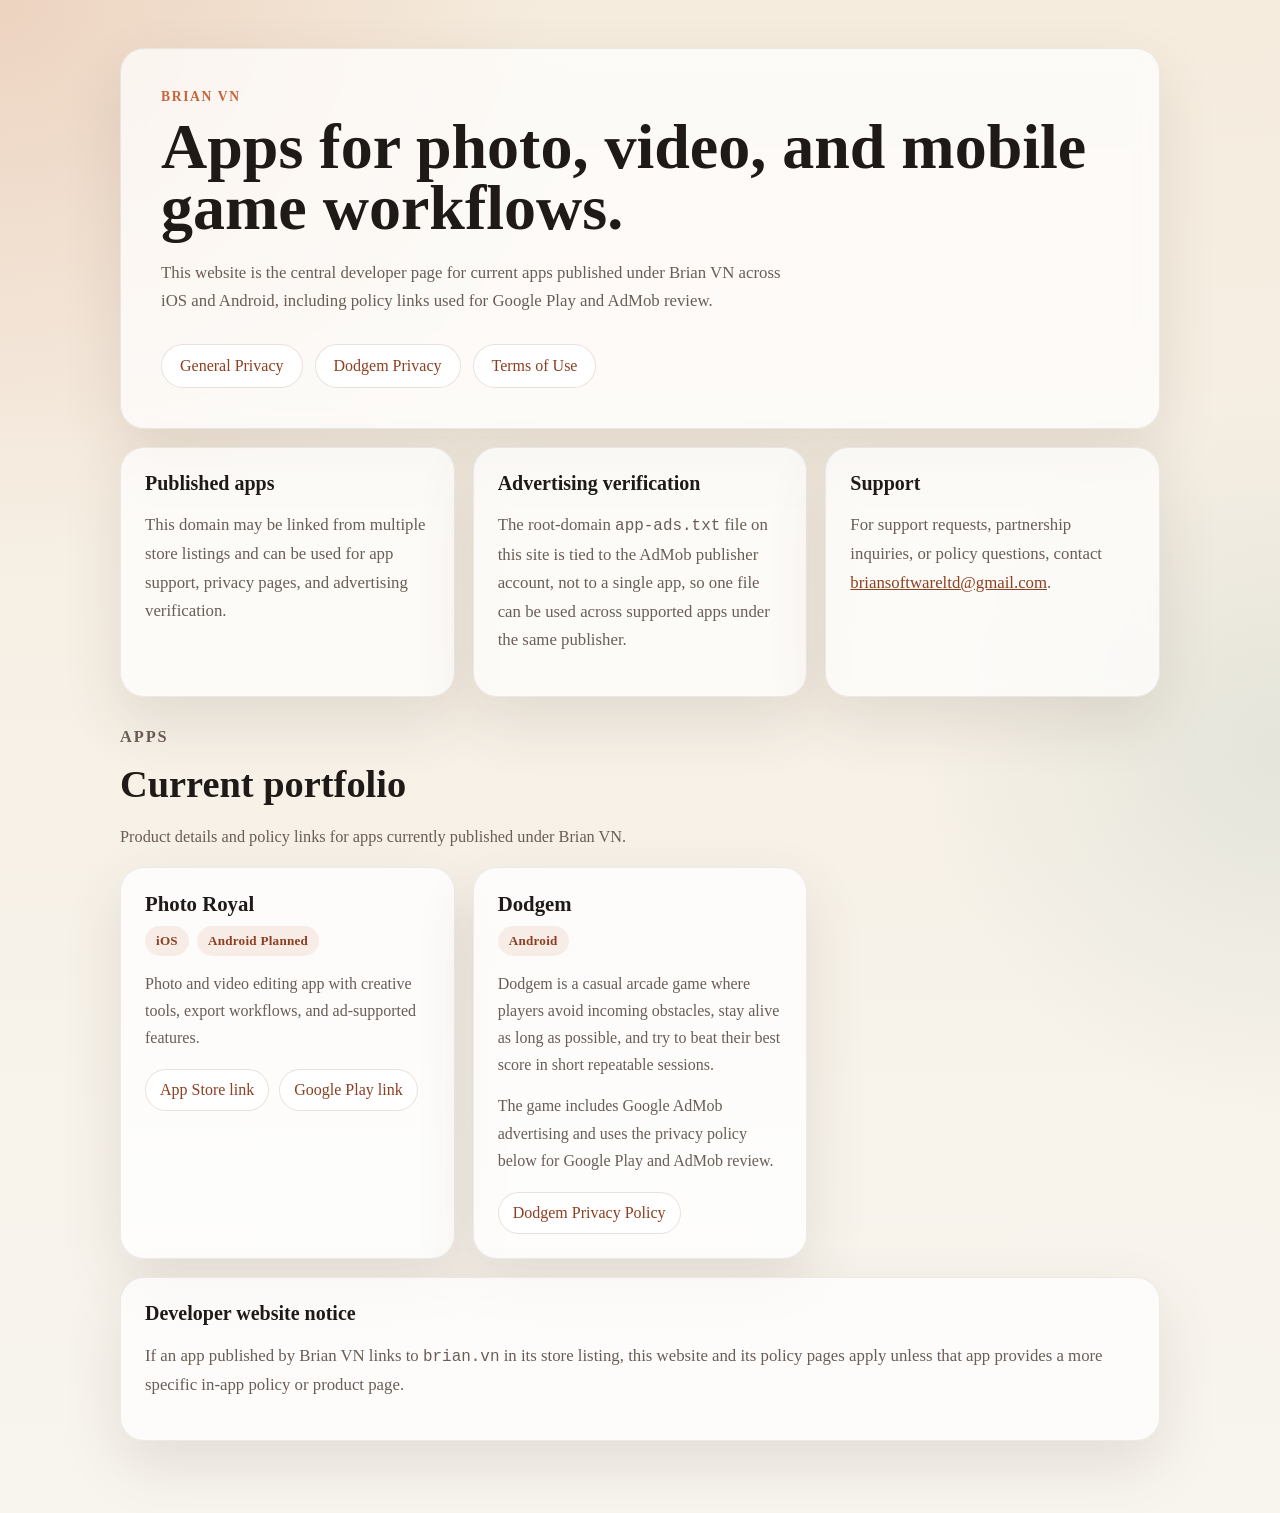
<file: index.html>
<!DOCTYPE html>
<html lang="en">
  <head>
    <meta charset="UTF-8" />
    <meta name="viewport" content="width=device-width, initial-scale=1.0" />
    <title>Brian VN Apps</title>
    <meta
      name="description"
      content="Developer website for Brian VN apps including Photo Royal and Dodgem across iOS and Android."
    />
    <link rel="stylesheet" href="./styles.css" />
  </head>
  <body>
    <main class="shell">
      <section class="hero">
        <p class="eyebrow">Brian VN</p>
        <h1>Apps for photo, video, and mobile game workflows.</h1>
        <p class="lead">
          This website is the central developer page for current apps published
          under Brian VN across iOS and Android, including policy links used for
          Google Play and AdMob review.
        </p>
        <div class="actions">
          <a href="./privacy.html">General Privacy</a>
          <a href="./dodgem-privacy.html">Dodgem Privacy</a>
          <a href="./terms.html">Terms of Use</a>
        </div>
      </section>

      <section class="grid">
        <article class="card">
          <h2>Published apps</h2>
          <p>
            This domain may be linked from multiple store listings and can be used
            for app support, privacy pages, and advertising verification.
          </p>
        </article>
        <article class="card">
          <h2>Advertising verification</h2>
          <p>
            The root-domain <code>app-ads.txt</code> file on this site is tied to
            the AdMob publisher account, not to a single app, so one file can be
            used across supported apps under the same publisher.
          </p>
        </article>
        <article class="card">
          <h2>Support</h2>
          <p>
            For support requests, partnership inquiries, or policy questions,
            contact
            <a href="mailto:briansoftwareltd@gmail.com">briansoftwareltd@gmail.com</a>.
          </p>
        </article>
      </section>

      <section class="apps-section">
        <div class="section-heading">
          <p class="eyebrow">Apps</p>
          <h2>Current portfolio</h2>
          <p>
            Product details and policy links for apps currently published under
            Brian VN.
          </p>
        </div>

        <div class="apps-grid">
          <article class="app-card">
            <div class="app-header">
              <h3>Photo Royal</h3>
              <div class="platforms">
                <span class="platform">iOS</span>
                <span class="platform">Android Planned</span>
              </div>
            </div>
            <p>
              Photo and video editing app with creative tools, export workflows,
              and ad-supported features.
            </p>
            <div class="app-links">
              <a href="#">App Store link</a>
              <a href="#">Google Play link</a>
            </div>
          </article>

          <article class="app-card">
            <div class="app-header">
              <h3>Dodgem</h3>
              <div class="platforms">
                <span class="platform">Android</span>
              </div>
            </div>
            <p>
              Dodgem is a casual arcade game where players avoid incoming
              obstacles, stay alive as long as possible, and try to beat their
              best score in short repeatable sessions.
            </p>
            <p>
              The game includes Google AdMob advertising and uses the privacy
              policy below for Google Play and AdMob review.
            </p>
            <div class="app-links">
              <a href="./dodgem-privacy.html">Dodgem Privacy Policy</a>
            </div>
          </article>
        </div>
      </section>

      <section class="card notice">
        <h2>Developer website notice</h2>
        <p>
          If an app published by Brian VN links to <code>brian.vn</code> in its
          store listing, this website and its policy pages apply unless that app
          provides a more specific in-app policy or product page.
        </p>
      </section>
    </main>
  </body>
</html>
</file>
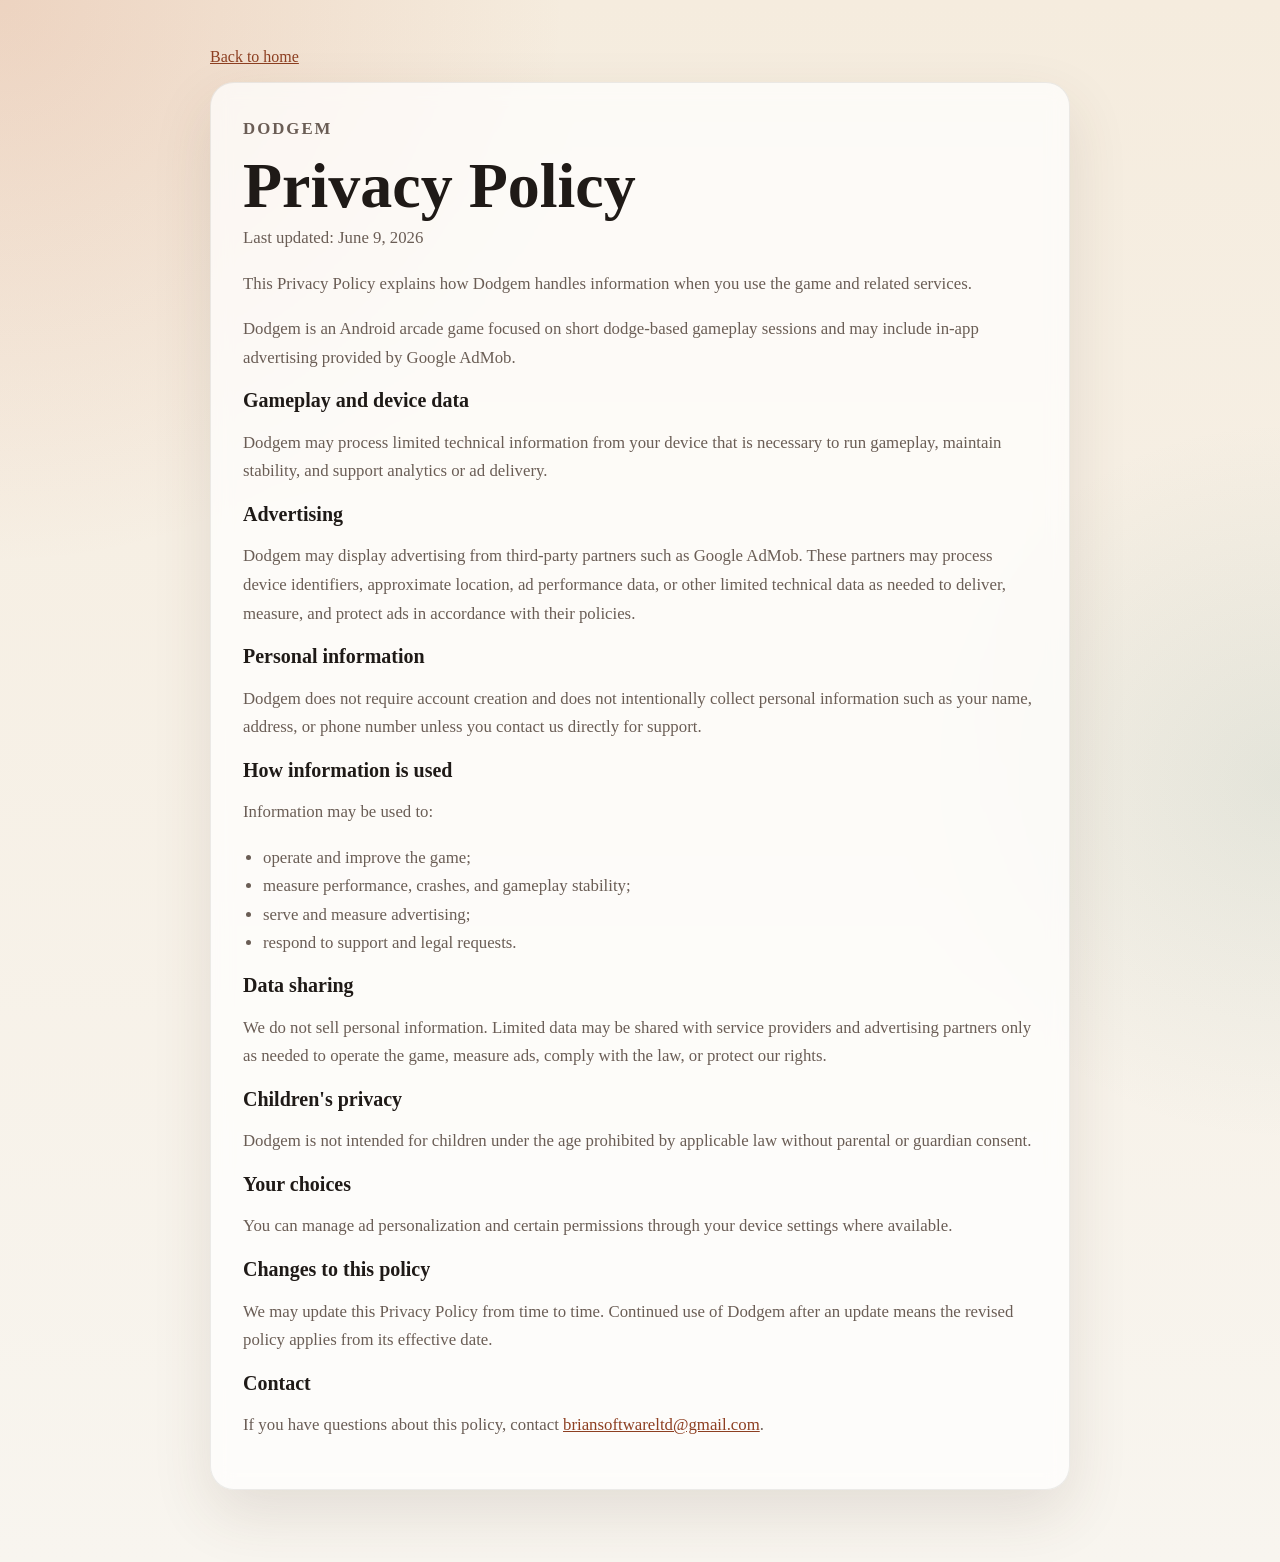
<file: dodgem-privacy.html>
<!DOCTYPE html>
<html lang="en">
  <head>
    <meta charset="UTF-8" />
    <meta name="viewport" content="width=device-width, initial-scale=1.0" />
    <title>Dodgem Privacy Policy</title>
    <meta name="description" content="Privacy Policy for Dodgem." />
    <link rel="stylesheet" href="./styles.css" />
  </head>
  <body>
    <main class="shell document-shell">
      <a class="back-link" href="./index.html">Back to home</a>
      <article class="document">
        <p class="eyebrow">Dodgem</p>
        <h1>Privacy Policy</h1>
        <p class="meta">Last updated: June 9, 2026</p>

        <p>
          This Privacy Policy explains how Dodgem handles information when you use
          the game and related services.
        </p>

        <p>
          Dodgem is an Android arcade game focused on short dodge-based gameplay
          sessions and may include in-app advertising provided by Google AdMob.
        </p>

        <h2>Gameplay and device data</h2>
        <p>
          Dodgem may process limited technical information from your device that
          is necessary to run gameplay, maintain stability, and support analytics
          or ad delivery.
        </p>

        <h2>Advertising</h2>
        <p>
          Dodgem may display advertising from third-party partners such as Google
          AdMob. These partners may process device identifiers, approximate
          location, ad performance data, or other limited technical data as needed
          to deliver, measure, and protect ads in accordance with their policies.
        </p>

        <h2>Personal information</h2>
        <p>
          Dodgem does not require account creation and does not intentionally
          collect personal information such as your name, address, or phone number
          unless you contact us directly for support.
        </p>

        <h2>How information is used</h2>
        <p>Information may be used to:</p>
        <ul>
          <li>operate and improve the game;</li>
          <li>measure performance, crashes, and gameplay stability;</li>
          <li>serve and measure advertising;</li>
          <li>respond to support and legal requests.</li>
        </ul>

        <h2>Data sharing</h2>
        <p>
          We do not sell personal information. Limited data may be shared with
          service providers and advertising partners only as needed to operate the
          game, measure ads, comply with the law, or protect our rights.
        </p>

        <h2>Children's privacy</h2>
        <p>
          Dodgem is not intended for children under the age prohibited by
          applicable law without parental or guardian consent.
        </p>

        <h2>Your choices</h2>
        <p>
          You can manage ad personalization and certain permissions through your
          device settings where available.
        </p>

        <h2>Changes to this policy</h2>
        <p>
          We may update this Privacy Policy from time to time. Continued use of
          Dodgem after an update means the revised policy applies from its
          effective date.
        </p>

        <h2>Contact</h2>
        <p>
          If you have questions about this policy, contact
          <a href="mailto:briansoftwareltd@gmail.com">briansoftwareltd@gmail.com</a>.
        </p>
      </article>
    </main>
  </body>
</html>
</file>
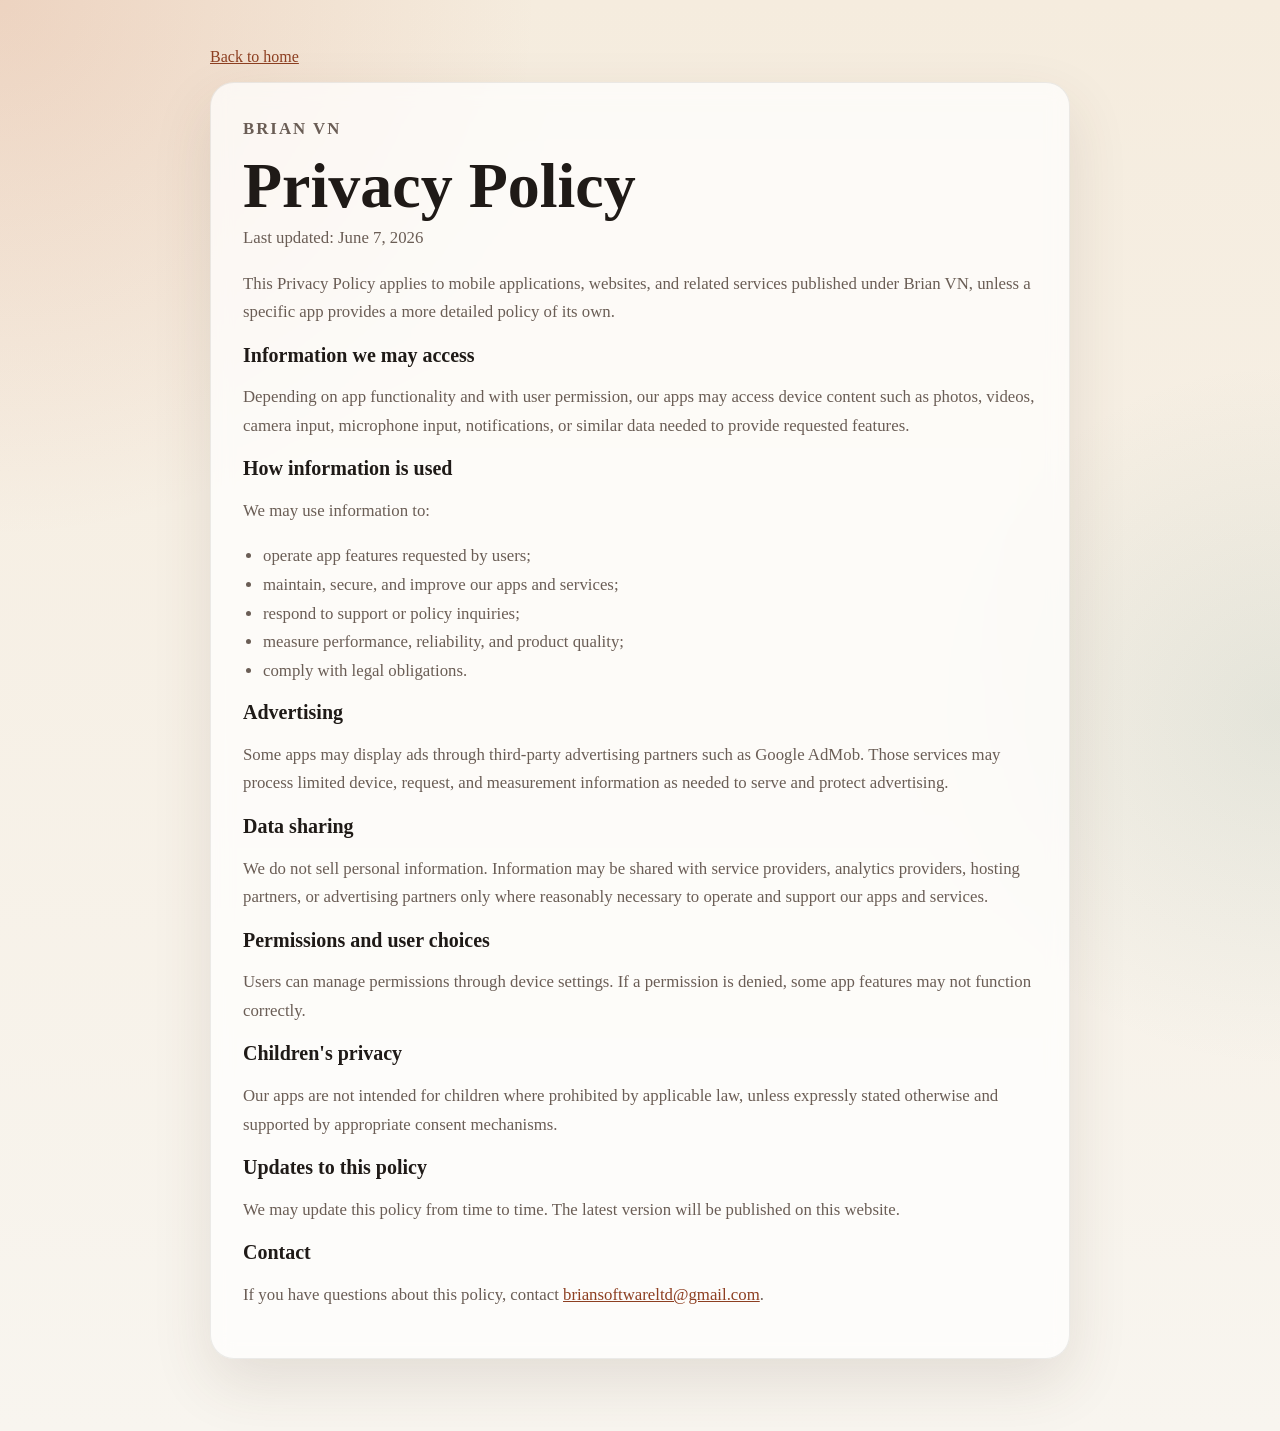
<file: privacy.html>
<!DOCTYPE html>
<html lang="en">
  <head>
    <meta charset="UTF-8" />
    <meta name="viewport" content="width=device-width, initial-scale=1.0" />
    <title>Brian VN Privacy Policy</title>
    <meta name="description" content="Privacy Policy for Brian VN apps." />
    <link rel="stylesheet" href="./styles.css" />
  </head>
  <body>
    <main class="shell document-shell">
      <a class="back-link" href="./index.html">Back to home</a>
      <article class="document">
        <p class="eyebrow">Brian VN</p>
        <h1>Privacy Policy</h1>
        <p class="meta">Last updated: June 7, 2026</p>

        <p>
          This Privacy Policy applies to mobile applications, websites, and related
          services published under Brian VN, unless a specific app provides a more
          detailed policy of its own.
        </p>

        <h2>Information we may access</h2>
        <p>
          Depending on app functionality and with user permission, our apps may
          access device content such as photos, videos, camera input, microphone
          input, notifications, or similar data needed to provide requested
          features.
        </p>

        <h2>How information is used</h2>
        <p>We may use information to:</p>
        <ul>
          <li>operate app features requested by users;</li>
          <li>maintain, secure, and improve our apps and services;</li>
          <li>respond to support or policy inquiries;</li>
          <li>measure performance, reliability, and product quality;</li>
          <li>comply with legal obligations.</li>
        </ul>

        <h2>Advertising</h2>
        <p>
          Some apps may display ads through third-party advertising partners such
          as Google AdMob. Those services may process limited device, request, and
          measurement information as needed to serve and protect advertising.
        </p>

        <h2>Data sharing</h2>
        <p>
          We do not sell personal information. Information may be shared with
          service providers, analytics providers, hosting partners, or advertising
          partners only where reasonably necessary to operate and support our apps
          and services.
        </p>

        <h2>Permissions and user choices</h2>
        <p>
          Users can manage permissions through device settings. If a permission is
          denied, some app features may not function correctly.
        </p>

        <h2>Children's privacy</h2>
        <p>
          Our apps are not intended for children where prohibited by applicable
          law, unless expressly stated otherwise and supported by appropriate
          consent mechanisms.
        </p>

        <h2>Updates to this policy</h2>
        <p>
          We may update this policy from time to time. The latest version will be
          published on this website.
        </p>

        <h2>Contact</h2>
        <p>
          If you have questions about this policy, contact
          <a href="mailto:briansoftwareltd@gmail.com">briansoftwareltd@gmail.com</a>.
        </p>
      </article>
    </main>
  </body>
</html>
</file>
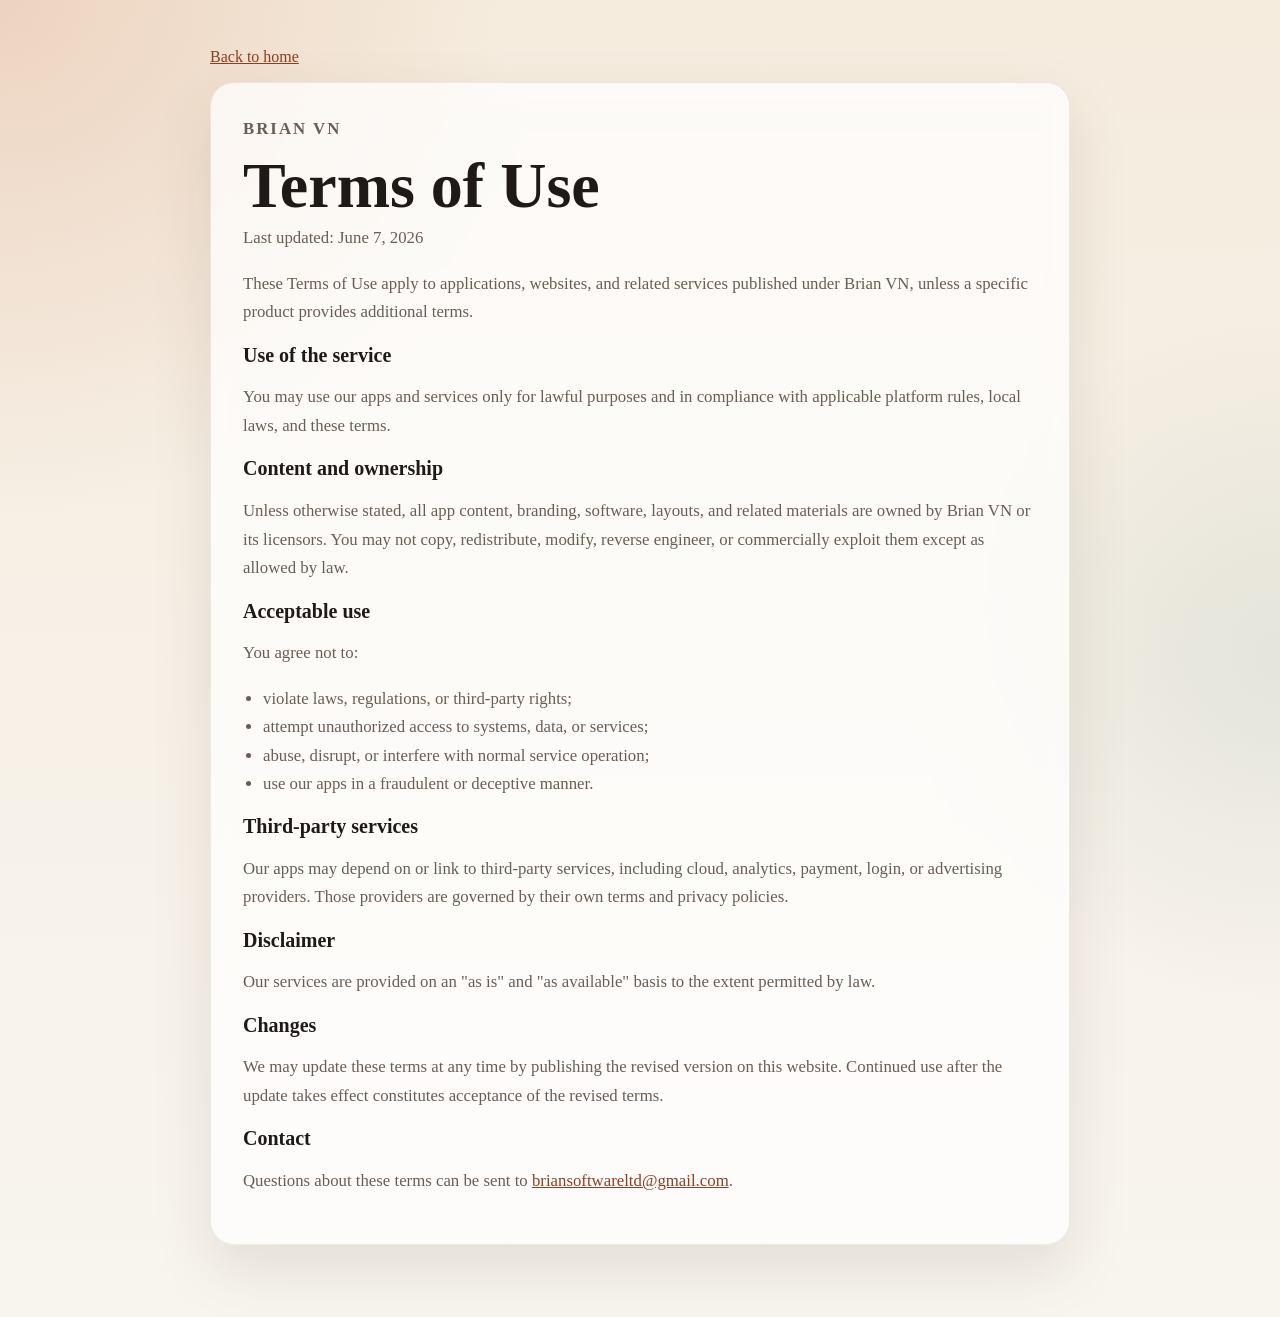
<file: terms.html>
<!DOCTYPE html>
<html lang="en">
  <head>
    <meta charset="UTF-8" />
    <meta name="viewport" content="width=device-width, initial-scale=1.0" />
    <title>Brian VN Terms of Use</title>
    <meta name="description" content="Terms of Use for Brian VN apps." />
    <link rel="stylesheet" href="./styles.css" />
  </head>
  <body>
    <main class="shell document-shell">
      <a class="back-link" href="./index.html">Back to home</a>
      <article class="document">
        <p class="eyebrow">Brian VN</p>
        <h1>Terms of Use</h1>
        <p class="meta">Last updated: June 7, 2026</p>

        <p>
          These Terms of Use apply to applications, websites, and related services
          published under Brian VN, unless a specific product provides additional
          terms.
        </p>

        <h2>Use of the service</h2>
        <p>
          You may use our apps and services only for lawful purposes and in
          compliance with applicable platform rules, local laws, and these terms.
        </p>

        <h2>Content and ownership</h2>
        <p>
          Unless otherwise stated, all app content, branding, software, layouts,
          and related materials are owned by Brian VN or its licensors. You may
          not copy, redistribute, modify, reverse engineer, or commercially exploit
          them except as allowed by law.
        </p>

        <h2>Acceptable use</h2>
        <p>You agree not to:</p>
        <ul>
          <li>violate laws, regulations, or third-party rights;</li>
          <li>attempt unauthorized access to systems, data, or services;</li>
          <li>abuse, disrupt, or interfere with normal service operation;</li>
          <li>use our apps in a fraudulent or deceptive manner.</li>
        </ul>

        <h2>Third-party services</h2>
        <p>
          Our apps may depend on or link to third-party services, including cloud,
          analytics, payment, login, or advertising providers. Those providers are
          governed by their own terms and privacy policies.
        </p>

        <h2>Disclaimer</h2>
        <p>
          Our services are provided on an "as is" and "as available" basis to the
          extent permitted by law.
        </p>

        <h2>Changes</h2>
        <p>
          We may update these terms at any time by publishing the revised version
          on this website. Continued use after the update takes effect constitutes
          acceptance of the revised terms.
        </p>

        <h2>Contact</h2>
        <p>
          Questions about these terms can be sent to
          <a href="mailto:briansoftwareltd@gmail.com">briansoftwareltd@gmail.com</a>.
        </p>
      </article>
    </main>
  </body>
</html>
</file>
<file: styles.css>
:root {
  --bg: #f6f1e8;
  --surface: rgba(255, 255, 255, 0.72);
  --surface-strong: #ffffff;
  --text: #1f1a17;
  --muted: #6a5d55;
  --accent: #c8643b;
  --accent-dark: #8d3f21;
  --border: rgba(31, 26, 23, 0.08);
  --shadow: 0 24px 60px rgba(86, 56, 38, 0.12);
}

* {
  box-sizing: border-box;
}

html {
  font-size: 16px;
}

body {
  margin: 0;
  min-height: 100vh;
  font-family: Georgia, "Times New Roman", serif;
  color: var(--text);
  background:
    radial-gradient(circle at top left, rgba(200, 100, 59, 0.18), transparent 28%),
    radial-gradient(circle at right center, rgba(96, 140, 128, 0.12), transparent 24%),
    linear-gradient(180deg, #f5ecde 0%, #f8f5ef 100%);
}

a {
  color: var(--accent-dark);
}

.shell {
  width: min(1040px, calc(100% - 32px));
  margin: 0 auto;
  padding: 48px 0 72px;
}

.hero,
.card,
.document {
  background: var(--surface);
  backdrop-filter: blur(10px);
  border: 1px solid var(--border);
  border-radius: 24px;
  box-shadow: var(--shadow);
}

.hero {
  padding: 40px;
}

.eyebrow {
  margin: 0 0 12px;
  color: var(--accent);
  font-size: 0.85rem;
  font-weight: 700;
  letter-spacing: 0.12em;
  text-transform: uppercase;
}

h1 {
  margin: 0;
  font-size: clamp(2.4rem, 5vw, 4.5rem);
  line-height: 0.95;
}

.lead,
.card p,
.document p,
.document li {
  font-size: 1.05rem;
  line-height: 1.7;
  color: var(--muted);
}

.lead {
  max-width: 40rem;
  margin: 20px 0 0;
}

.actions {
  display: flex;
  flex-wrap: wrap;
  gap: 12px;
  margin-top: 28px;
}

.actions a {
  display: inline-flex;
  align-items: center;
  justify-content: center;
  padding: 12px 18px;
  border-radius: 999px;
  text-decoration: none;
  border: 1px solid rgba(141, 63, 33, 0.16);
  background: var(--surface-strong);
}

.grid {
  display: grid;
  grid-template-columns: repeat(3, minmax(0, 1fr));
  gap: 18px;
  margin-top: 18px;
}

.card {
  padding: 24px;
}

.card h2,
.document h2 {
  margin-top: 0;
  margin-bottom: 12px;
  font-size: 1.25rem;
}

.notice {
  margin-top: 18px;
}

.document-shell {
  max-width: 860px;
}

.back-link {
  display: inline-block;
  margin-bottom: 16px;
}

.document {
  padding: 32px;
}

.meta {
  margin-top: 8px;
  color: var(--muted);
}

ul {
  padding-left: 20px;
}

code {
  font-family: "SFMono-Regular", Consolas, "Liberation Mono", monospace;
  font-size: 0.95em;
}

@media (max-width: 800px) {
  .grid {
    grid-template-columns: 1fr;
  }

  .hero,
  .document,
  .card {
    padding: 24px;
  }

  .shell {
    width: min(100% - 24px, 1040px);
    padding: 24px 0 48px;
  }
}

.apps-section {
  margin-top: 26px;
}

.section-heading {
  margin-bottom: 16px;
}

.section-heading h2 {
  margin: 0;
  font-size: clamp(1.8rem, 3vw, 2.6rem);
}

.section-heading p {
  max-width: 40rem;
  color: var(--muted);
  font-size: 1.02rem;
  line-height: 1.7;
}

.apps-grid {
  display: grid;
  grid-template-columns: repeat(3, minmax(0, 1fr));
  gap: 18px;
}

.app-card {
  padding: 24px;
  border-radius: 24px;
  border: 1px solid var(--border);
  background: rgba(255, 255, 255, 0.78);
  box-shadow: var(--shadow);
}

.app-card h3 {
  margin: 0;
  font-size: 1.3rem;
}

.app-card p {
  margin: 14px 0 0;
  color: var(--muted);
  line-height: 1.7;
}

.app-header {
  display: flex;
  flex-direction: column;
  gap: 10px;
}

.platforms {
  display: flex;
  flex-wrap: wrap;
  gap: 8px;
}

.platform {
  display: inline-flex;
  align-items: center;
  padding: 7px 11px;
  border-radius: 999px;
  background: rgba(200, 100, 59, 0.1);
  color: var(--accent-dark);
  font-size: 0.82rem;
  font-weight: 700;
  letter-spacing: 0.02em;
}

.app-links {
  display: flex;
  flex-wrap: wrap;
  gap: 10px;
  margin-top: 18px;
}

.app-links a {
  display: inline-flex;
  align-items: center;
  justify-content: center;
  padding: 11px 14px;
  border-radius: 999px;
  text-decoration: none;
  border: 1px solid rgba(141, 63, 33, 0.16);
  background: var(--surface-strong);
}

@media (max-width: 800px) {
  .apps-grid {
    grid-template-columns: 1fr;
  }
}
</file>
